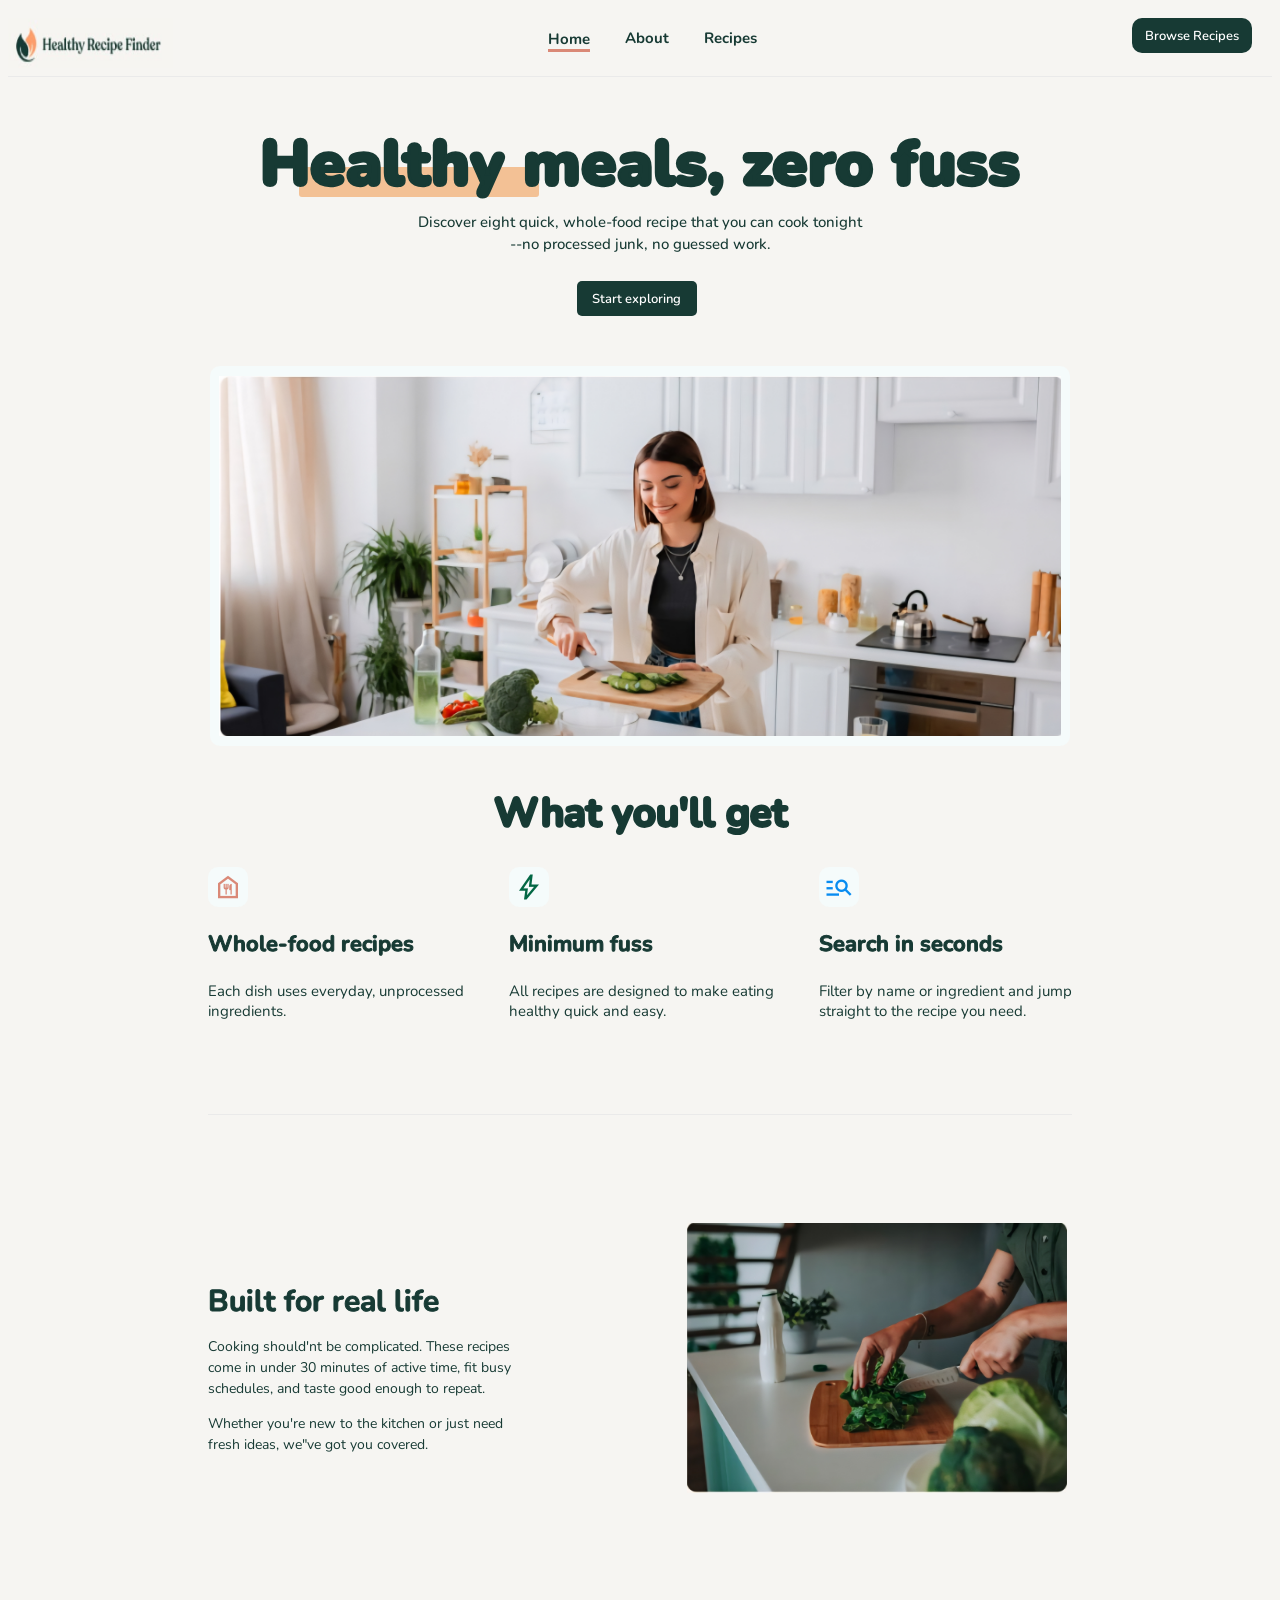
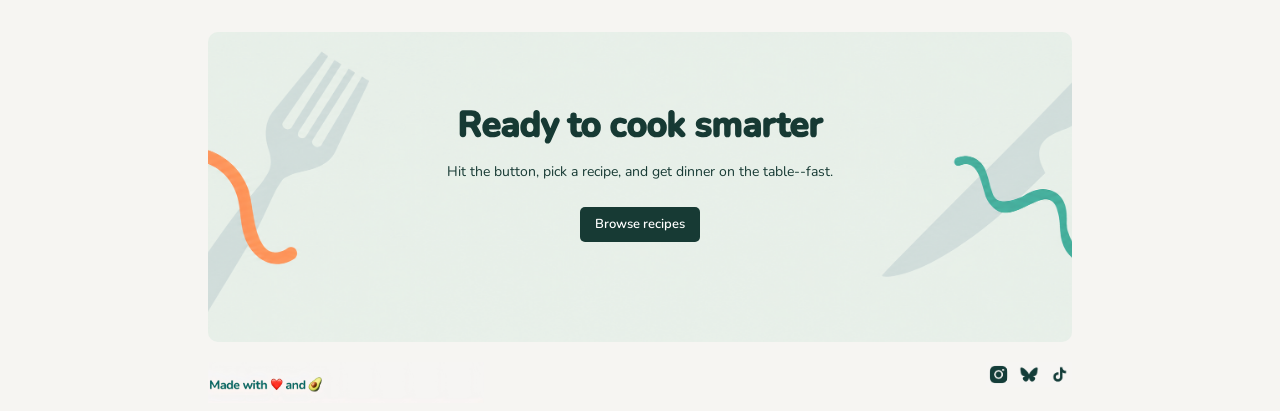
<file: index.html>
<!DOCTYPE html>
<html lang="en">
<head>
    <meta charset="UTF-8">
    <meta name="viewport" content="width=device-width, initial-scale=1.0">
    <title>Recipe Finder Website</title>
    <link rel="stylesheet" href="style.css">
    <script src="script.js" defer></script>
    <link href="https://fonts.googleapis.com/css2?family=Nunito:wght@400;500;600&display=swap" rel="stylesheet">
    <link href="https://fonts.googleapis.com/css2?family=Nunito+Sans:wght@400;600;700;800;900&display=swap" rel="stylesheet">
    <link rel="stylesheet" href="https://fonts.googleapis.com/css2?family=Material+Symbols+Outlined:opsz,wght,FILL,GRAD@24,400,0,0&icon_names=manage_search,bolt,food_bank" />
</head>
<body>
   
    <header>
        <div class="header-section">
            <img src="images/Recipe Logo.png" alt="recipe Logo"
            width="165px"
            height="50px">

            <nav id="links">
            <div class="Home">
             <a href="./index.html">Home</a>
            </div>
            <a href="#">About</a>
            <a href="./Recipes.html">Recipes</a>
            </nav>
            
            <div class="header-button">
                <p>Browse Recipes</p>
            </div>

  

            <input type="checkbox" id="menu-toggle" class="menu-toggle">

          <label for="menu-toggle" class="menu-button" aria-label="Open navigation">
         <span></span>
         <span></span>
         <span></span>
        </label>

       <nav class="navigation">
      <a href="./index.html">Home</a>
      <a href="./Recipes.html">Recipes</a>
      <a href="about.html">About</a>
     </nav>
  

        </div>
        <hr>
    </header>

    
    <main>
        <div class="heading">
            <div class="heading-box"></div>
           <h1>
                Healthy meals, zero fuss
            </h1>
            <p>
                Discover eight quick, whole-food recipe that you can cook tonight <br>
                --no processed junk, no guessed work.
            </p>
        </div>
        <div class="heading-button">
            <p>
                Start exploring
            </p>
        </div>
        <div class="photo-box">
            <img src="images/Homephoto1.jpg" alt="Homephoto1"
            width="98%"
            height="360px">
        </div>
        <div class="second-heading0">
         <h1 class="second-heading">
                What you'll get
            </h1>
        </div>

        <div class="big-box">

            <div class="box1">
                <div class="small-box1">
              <span class="material-symbols-outlined food-bank">
             food_bank
                </span> 
                </div>
                <h3>Whole-food recipes</h3>
                <p>Each dish uses everyday, unprocessed <br> ingredients.</p>

            </div>
            <div class="box2">
                <div class="small-box2">
                <span class="material-symbols-outlined bolt">
                bolt
                </span>
                </div>
                <h3>Minimum fuss</h3>
                <p>All recipes are designed to make eating <br> healthy quick and easy.</p>
            </div>
            <div class="box3">
                <div class="small-box3">
                 <span class="material-symbols-outlined search">
                 manage_search
                </span>
                </div>
                <h3>Search in seconds</h3>
                <p>Filter by name or ingredient and jump<br> straight to the recipe you need.</p>
            </div>
        </div>
        <hr>
        <div class="big-box2">
            <div class="text-box">
                <h3>Built for real life</h3>
                <p>Cooking should'nt be complicated. These recipes come in under 30 minutes of active time, fit busy schedules, and taste good enough to repeat.</p>
                <p>Whether you're new to the kitchen or just need fresh ideas, we"ve got you covered.</p>
            </div>
            <div class="photo-box2">
                <img src="images/Homephoto2.jpg" alt="Homephoto2"
                width="65%"
                height="70%">
            </div>
        </div>
        <div class="big-box3">
            <h3> Ready to cook smarter</h3>
            <p>Hit the button, pick a recipe, and get dinner on the table--fast.</p>
            <div class="main-button">
                <p>Browse recipes</p>
            </div>
        </div>
    </main>
    <footer>
        <img src="images/Homephoto4.jpg" alt="Homephoto4" class="image1"
        width="32%"
        height="27%">
        <img src="images/Homephoto5.png" alt="Homephoto5"
        width="10%"
        height="10%">
    </footer>
</body>
</html>
</file>
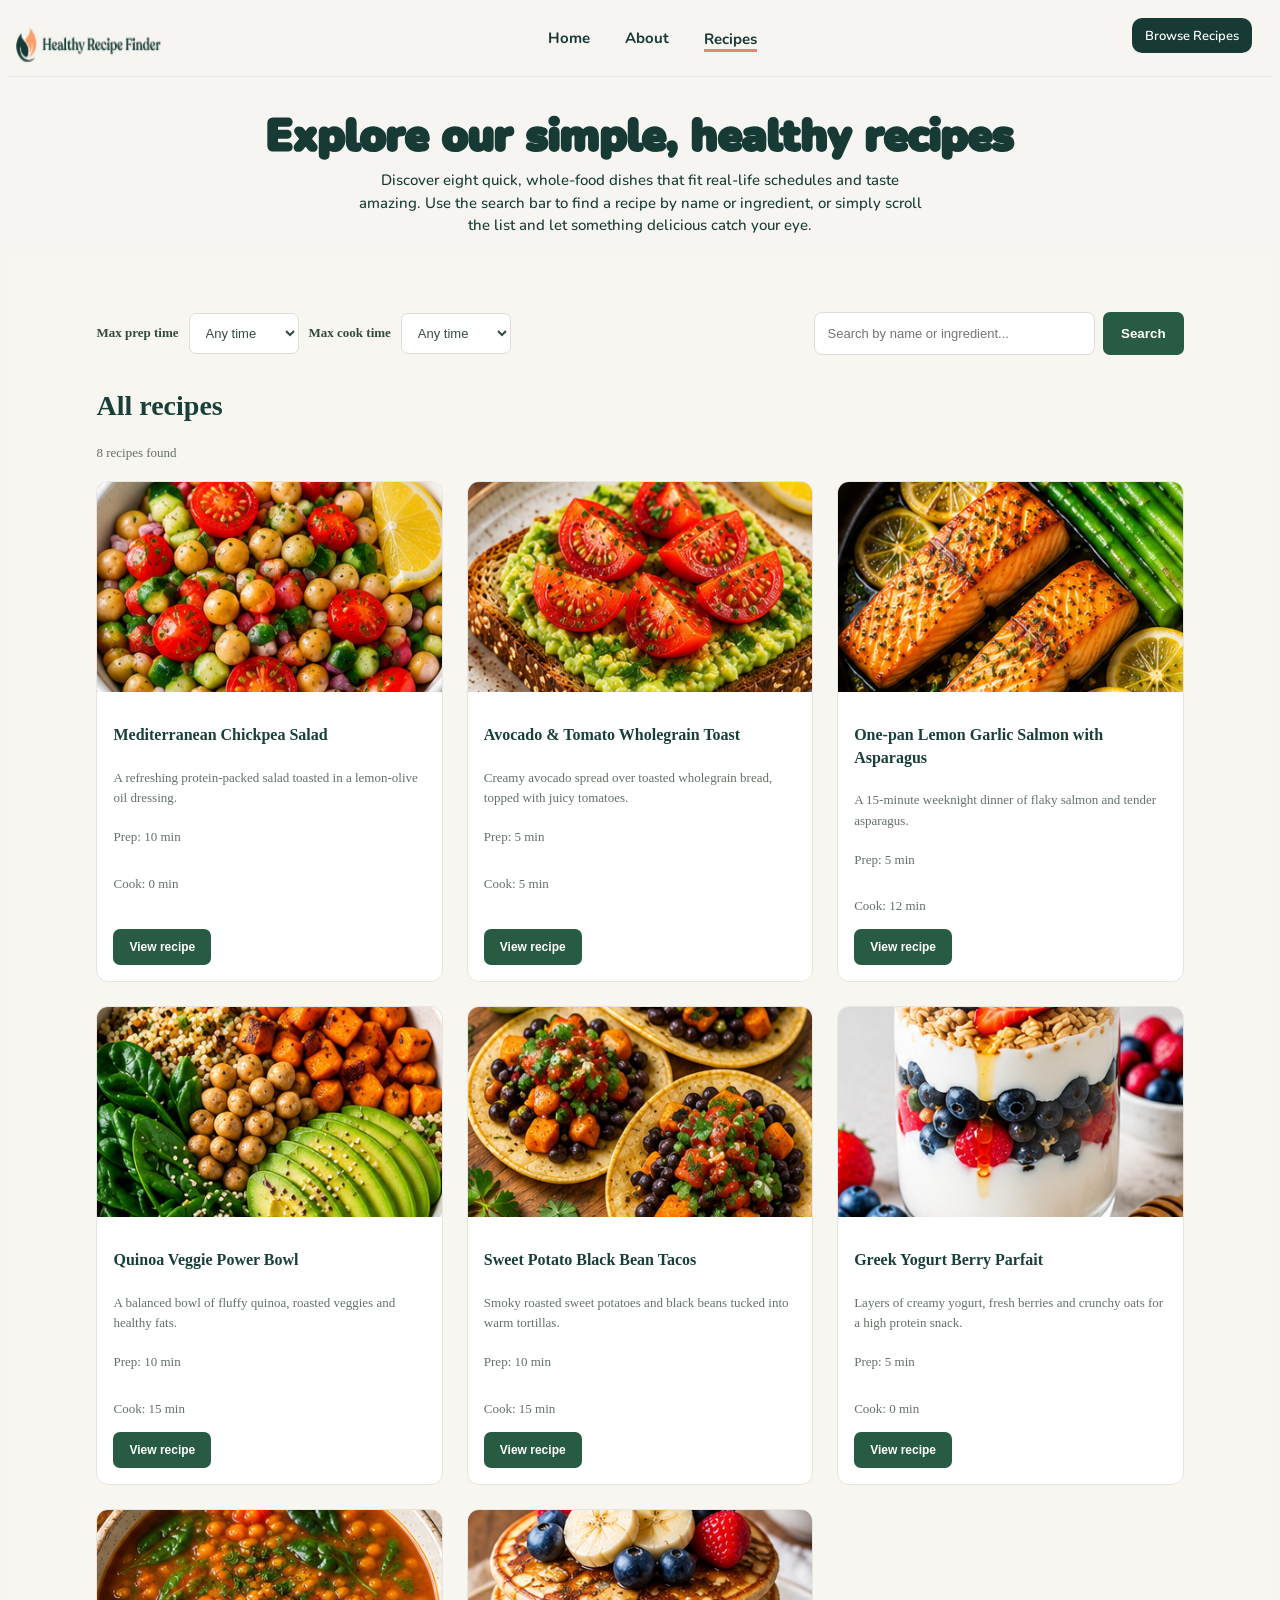
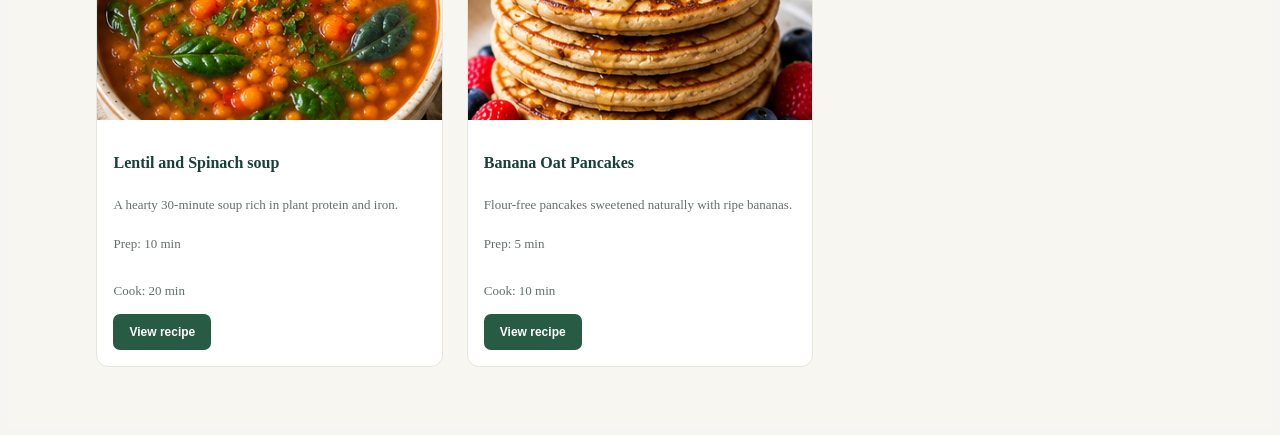
<file: Recipes.html>
<!DOCTYPE html>
<html lang="en">
<head>
    <meta charset="UTF-8">
    <meta name="viewport" content="width=device-width, initial-scale=1.0">
    <link rel="stylesheet" href="style.css">
    <title>Recipes Page</title>
     <link href="https://fonts.googleapis.com/css2?family=Nunito:wght@400;500;600&display=swap" rel="stylesheet">
     <script src="script.js" defer></script>
</head>
<body>
    <header>
        <div class="header-section">
            <img src="images/Recipe Logo.png" alt="recipe Logo"
            width="165px"
            height="50px">

            <nav>
             <a href="./index.html">Home</a>
            <a href="#">About</a>
            <div id="recipes">
            <a href="./Recipes.html">Recipes</a>
            </div>
            </nav>
            
            <div class="header-button">
                <p>Browse Recipes</p>
            </div>

            <input type="checkbox" id="menu-toggle" class="menu-toggle">

          <label for="menu-toggle" class="menu-button" aria-label="Open navigation">
         <span></span>
         <span></span>
         <span></span>
        </label>

       <nav class="navigation">
      <a href="./index.html">Home</a>
      <a href="./Recipes.html">Recipes</a>
      <a href="about.html">About</a>
     </nav>
  
    
        </div>
        <hr>
    </header> 

    <main>
        <div class="heading">
           <h1 id="heading-text">
                Explore our simple, healthy recipes
            </h1>
            <p>
                Discover eight quick, whole-food dishes that fit real-life schedules and taste<br> amazing. Use the search bar to find a recipe by name or ingredient, or simply scroll<br> the list and let something delicious catch your eye.

            </p>
        </div>
        <div class="recipes-page">
        <!-- <div class="recipes-content">
            <h1>Explore our simple, healthy recipes</h1>
            <p class="recipes-description">
                Discover eight quick, whole-food dishes that fit real-life schedules and taste amazing.
                Use the search bar to find a recipe by name or ingredient, or simply scroll the list
                and let something delicious catch your eye.
            </p>
        </div> -->

        <div class="recipe-controls">
            <div class="filters">
                <label for="prep-filter">Max prep time</label>
                <select id="prep-filter">
                    <option value="all">Any time</option>
                    <option value="15">15 minutes</option>
                    <option value="30">30 minutes</option>
                    <option value="45">45 minutes</option>
                </select>

                <label for="cook-filter">Max cook time</label>
                <select id="cook-filter">
                    <option value="all">Any time</option>
                    <option value="15">15 minutes</option>
                    <option value="30">30 minutes</option>
                    <option value="45">45 minutes</option>
                </select>
            </div>

            <form id="search-form" class="search-form">
                <input type="search" id="search-input"
                       placeholder="Search by name or ingredient..."
                       aria-label="Search recipes">
                <button type="submit">Search</button>
            </form>
        </div>

        <div class="section-heading">
            <h2>All recipes</h2>
            <p id="recipe-count">8 recipes found</p>
        </div>

        <div id="recipe-list" class="recipe-grid"></div>
        </div>

    <!-- <section id="about" class="about-section">
        <h2>About Recipe Finder</h2>
        <p>We help you discover meals, explore ingredients and find inspiration for your next dish.</p>
    </section> -->
</main>
<!-- <footer>
    <p>Healthy Recipe Finder · Simple meals, healthier living.</p>
</footer> -->
</body>
</html>
</file>
<file: style.css>
body{
background-color: rgb(246, 245, 242)

}
.header-section{
    padding-top: 10px;
    display:flex;
     justify-content: space-between;
    /* padding-left:20px; */
    padding-right: 20px;
    
}
.header-button,.heading-button,.main-button{
    width:120px;
    height: 35px;
    background-color: rgb(23, 58, 52);
    display: flex;
    justify-content: center;
    align-items: center;
    border-radius: 10px;

}
.header-button p,.heading-button p,.main-button p{
    color:white;
    /* font-family: 'Times New Roman', Times, serif; */
    font-family: 'Nunito',sans-serif; 
    font-size: 13px;
    font-weight: 600;
}
nav{
    padding-top: 10px;
    display: flex;
    justify-content: center;
    gap: 35px;
    font-family: 'Nunito',sans-serif;
}
nav > a{
    color: rgb(23, 58, 52);
    font-size: 15px;
    font-weight: bold;
    font-family: 'Nunito',sans-serif;
    text-decoration: none;
}
.Home > a,#recipes > a{
    color: rgb(23, 58, 52);
    text-decoration-color: rgb(218, 137, 119);
    text-decoration-thickness: 3px;
    font-weight: bold;
    font-family: 'Nunito',sans-serif;
    font-size: 15px;
    text-underline-offset: 5px;
    
}
hr{
    border: 0;
    border-top: 1px solid rgb(234, 234, 234);
}
.heading{
    text-align: center;
    position: relative;


}
.heading-box{
    width:240px;
    height:30px;
    position: absolute;
    background-color: rgb(243, 193, 149);
    left: 23%;
    top: 35%;
    border-radius: 3px;

}

.heading h1{
    text-align:center;
    font-family: 'Nunito',sans-serif;
    font-size: 64px;
    position: relative;
    color: rgb(23, 58, 52);
    font-weight:900;
    /* text-shadow: 0 0 1.9px currentColor; */
    -webkit-text-stroke: 3px;
    margin-bottom: 3px;
    
}
#heading-text{
    font-size: 44px;
}
.heading p{
    color: rgb(23, 58, 52);
    text-align:center;
    font-family: 'Nunito',sans-serif;
    margin-top: 0;
    font-size: 15px;
    font-weight: 500;
    line-height: 1.5;

}
.heading-button{
    border-radius: 5px;
    margin-left: 45%;
    margin-top: 2%;
}
.photo-box{
    width: 68%;
    height: 380px;
    background-color:rgb(245, 251, 251);
    border-radius: 10px;
    display: flex;
    justify-content: center;
    align-items: center;
    margin-left: 16%;
    margin-top: 50px;
}

.second-heading{
    text-align: center;
  font-family: 'Nunito',sans-serif;
  color: rgb(23, 58, 52);
  -webkit-text-stroke: 3px;
  font-size: 40px;
  margin-top: 40px;
    
}
.search{
    color: rgb(8, 140, 241) !important;
    font-size: 30px !important;
}
.bolt{
    color: rgb(3, 103, 68) !important;
    font-size: 30px !important;
}
.food-bank{
    color: rgb(218, 137, 119) !important;
    font-size: 30px !important;
}
.small-box1,.small-box2,.small-box3{
    width:40px;
    height:40px;
    background-color:rgb(245, 251, 251);
    margin-bottom: 20px;
    display: flex;
    justify-content: center;
    align-items: center;
    border-radius: 10px;
   
}
.big-box{
    display: flex;
    justify-content: space-between;
    align-items: left;
     margin-left: 200px;
    margin-right: 200px; 
    padding-bottom: 70px;
}
.box1 h3,.box2 h3,.box3 h3{
    font-family: 'Nunito',sans-serif;
  color: rgb(23, 58, 52);
  -webkit-text-stroke: 1px;
  font-size: 22px;

}
.box1 p,.box2 p,.box3 p{
   font-family: 'Nunito',sans-serif;
  color: rgb(23, 58, 52);
  font-size: 15px; 
}
main hr{
    margin-left: 200px;
    margin-right: 200px; 
    padding-bottom: 100px; 
}
.big-box2{
    display: flex;
    justify-content: space-between;
    align-items:center;
    gap: 160px;
    margin-left: 200px;
    margin-right: 0px;
} 
.text-box{
    width: 100%;
    
}
.text-box h3{
    /* text-align: center; */
  font-family: 'Nunito',sans-serif;
  color: rgb(23, 58, 52);
  -webkit-text-stroke: 1px;
  font-size: 30px;
  margin-bottom: 0;
}
.text-box p{
    text-align: left;
  font-family: 'Nunito',sans-serif;
  color: rgb(23, 58, 52);
  font-size: 14px;
  line-height: 1.5;

}
.big-box2{
    padding-bottom: 100px;
}
.big-box3{
    /* width:90%; */
    height:310px;
    background-image: url("images/Homephoto3.png");
    background-size: cover;
    background-position: center;
    text-align: center;
    margin-left: 200px;
    margin-right: 200px;
    border-radius: 10px;
    margin-bottom: 20px;
}
.big-box3 h3{
    text-align: center;
  font-family: 'Nunito',sans-serif;
  color: rgb(23, 58, 52);
  -webkit-text-stroke: 2px;
  font-size: 35px;
  padding-top: 8%;
  margin-bottom: 0;
}
.big-box3 > p{
    font-family: 'Nunito',sans-serif;
  color: rgb(23, 58, 52);
  font-size: 14px; 
}
.main-button{
    margin-left:43%;
    border-radius: 5px;
    margin-top: 3%;
}
footer{
    display: flex;
    justify-content: space-between;
    margin-left: 200px;
    margin-right: 200px;
}


/* * {
    margin: 0;
    padding: 0;
    box-sizing: border-box;
} */

html {
    scroll-behavior: smooth;
    scroll-padding-top: 20px;
}


.recipes-page {
    padding: 60px 7%;
    background: #f7f6f1;
    min-height: 70vh;
}

.recipes-content {
    max-width: 760px;
    margin: 0 auto 45px;
    text-align: center;
}

.recipes-content h1 {
    color: #183f38;
    font-size: clamp(30px, 3.5vw, 42px);
    line-height: 1.2;
    margin-bottom: 15px;
}

.recipes-description {
    color: #53645e;
    font-size: 15px;
    line-height: 1.8;
}

.recipe-controls {
    display: flex;
    justify-content: space-between;
    align-items: center;
    gap: 20px;
    margin-bottom: 35px;
    width: 100%;
}

.filters {
    display: flex;
    align-items: center;
    flex-wrap: wrap;
    gap: 10px;
    min-width: 0;
}

.filters label {
    color: #344a40;
    font-size: 13px;
    font-weight: 600;
}

.filters select {
    min-width: 105px;
    max-width: 100%;
    padding: 11px 12px;
    background: #fff;
    border: 1px solid #deded6;
    border-radius: 7px;
    color: #344a40;
    font-size: 13px;
}

.search-form {
    display: flex;
    flex: 0 1 370px;
    min-width: 0;
    gap: 8px;
    margin: 0;
}

.search-form input {
    flex: 1;
    width: 100%;
    min-width: 0;
    padding: 13px;
    border: 1px solid #deded6;
    border-radius: 8px;
    background: #fff;
    font-size: 13px;
}

.search-form button,
.recipe-info button {
    background: #285b43;
    color: #fff;
    border: none;
    border-radius: 7px;
    padding: 12px 18px;
    font-weight: 600;
    cursor: pointer;
}

.search-form button:hover,
.recipe-info button:hover {
    background: #19432f;
}

.section-heading {
    margin-bottom: 20px;
}

.section-heading h2 {
    font-size: 28px;
    color: #183f38;
}

.section-heading p {
    color: #647168;
    font-size: 13px;
}

.recipe-grid {
    display: grid;
    grid-template-columns: repeat(3, minmax(0, 1fr));
    align-items: stretch;
    gap: 24px;
    width: 100%;
}

.recipe-card {
    display: flex;
    flex-direction: column;
    min-width: 0;
    background: #fff;
    border: 1px solid #e7e5df;
    border-radius: 12px;
    overflow: hidden;
}

.recipe-card > img {
    width: 100%;
    height: 210px;
    flex-shrink: 0;
    object-fit: cover;
    object-position: center;
}

.recipe-info {
    display: flex;
    flex-direction: column;
    align-items: flex-start;
    flex: 1;
    padding: 16px;
}

.recipe-info h3 {
    width: 100%;
    font-size: 16px;
    line-height: 1.4;
    margin-bottom: 8px;
    color: #183f38;
}

.recipe-info p {
    width: 100%;
    color: #647168;
    font-size: 13px;
    line-height: 1.6;
}

.recipe-info p:nth-of-type(2) {
    margin-top: 5px;
}

.recipe-info button {
    margin-top: auto;
    padding: 11px 16px;
    font-size: 12px;
    align-self: flex-start;
}

.recipe-info p:nth-of-type(3) {
    margin-bottom: 12px;
}

.no-results {
    grid-column: 1 / -1;
    color: #647168;
    padding: 25px 0;
}

.about-section {
    padding: 45px 7%;
    background: #e7eee8;
    text-align: center;
}

.about-section h2 {
    margin-bottom: 12px;
}

.about-section p {
    color: #53645e;
}

.menu-toggle {
    display: none;
}

.menu-button {
    display:none;

}
     

.menu-button span {
    display:none;
    
}

.navigation {
    display: none;
    
}

.menu-toggle:checked ~ .navigation {
    display:none;
}

.navigation a {
    color: darkslategray;
    display:none;
    padding: 10px;
    text-align: center;
    text-decoration: none;
}

.navigation a:hover {
    background-color: honeydew;
    color: green;
}




/* footer {
    padding: 22px;
    text-align: center;
    background: #fff;
    border-top: 1px solid #e6e5df;
    color: #647168;
    font-size: 13px;
} */

    /* ###########TABLETS############### */

@media (min-width: 601px) and (max-width: 1024px) {

    .recipes-page {
        padding: 45px 5%;
    }

    .recipes-content {
        margin-bottom: 30px;
    }

    .recipes-content h1 {
        font-size: 32px;
    }

    .recipes-description {
        font-size: 14px;
    }

    .recipe-controls {
        gap: 18px;
        margin-bottom: 28px;
    }

    .filters {
        display: grid;
        grid-template-columns: auto minmax(0, 1fr);
        align-items: center;
        gap: 10px;
    }

    .filters select {
        width: 100%;
        min-width: 0;
    }

    .search-form input {
        padding: 12px;
    }

    .search-form button {
        padding: 12px 15px;
    }

    .section-heading h2 {
        font-size: 25px;
    }

    .recipe-grid {
        grid-template-columns: repeat(2, minmax(0, 1fr));
        gap: 14px;
    }

    .recipe-card > img {
        height: 160px;
    }

    .recipe-info {
        padding: 11px;
    }

    .recipe-info h3 {
        font-size: 14px;
    }

    .recipe-info p {
        font-size: 12px;
    }

    .recipe-info button {
        padding: 10px 12px;
        font-size: 12px;
    }

    .about-section {
        padding: 35px 5%;
    }

    .menu-toggle {
    display: none;

    }
    .menu-button {
    display:flex;
    flex-direction: column;
    gap: 5px;
    cursor: pointer;
    padding: 5px;
   }

    .menu-button span {
    display: block;
    width: 25px;
    height: 3px;
    background-color: darkgreen;
    border-radius: 3px;
 }

    .navigation {
        display: none;
        flex-direction: column;
        width: 100%;
        gap: 8px;
        margin-top: 15px;
    }

    .menu-toggle:checked ~ .navigation {
        display: flex;
    }

    .navigation a {
        color: darkslategray;
        display: block;
        padding: 10px;
        text-align: center;
        text-decoration: none;
    }

    .navigation a:hover {
        background-color: honeydew;
        color: green;
    }
    nav{
        display: none;
    }
    .header-button{
        display: none;
    }

 .heading h1{
    text-align:left;
    font-size: 56px;
    margin-left: 10px;
    
 }
    .heading p{
        text-align:left;
        font-size: 14px;
    margin-left: 10px;
    }

    .heading-button{
    margin-left: 10px;
 }

    .heading-box{
    left: 1%;
    top: 35px;
    width: 205px;
    margin-left:4px;
 }

    .photo-box{
    width: 99%;
    height: 340px;
    margin-left: 5px; 
    margin-right: 10px;
 }

 .photo-box2{
    width: 99%;
 }
 .photo-box2 img{
    width: 98%;
 }


 .second-heading{
  text-align: left;
  font-size: 30px;
  margin-top: 40px;
  margin-left: 10px;
    
}
  
    .big-box{
        display: flex;
        flex-direction: column;
        justify-content:space-between;
        margin-left: 10px;
        margin-right: 10px; 
        padding-bottom: 50px;
    }
    .box1 h3,.box2 h3,.box3 h3{
    font-size: 20px;
    }
    .box1 p,.box2 p,.box3 p{
    font-size: 15px; 
    }
    main hr{
        margin-left: 10px;
        margin-right:10px;
        padding-bottom: 30px;
    }

    .big-box2{
    display: flex;
    flex-direction: column;
    justify-content: space-between;
    /* align-items:center; */
    gap: 20px;
    margin-left: 10px;
    margin-right: 0px;
    padding-bottom: 30px;

    }

    .big-box3{
    margin-left: 10px;
    margin-right: 10px;
    margin-bottom: 30px;
    
    }

    main-button{
        margin-left: 40%;
    }

    footer{
    display: flex;
    justify-content: space-between;
    margin-left: 10px;
    margin-right: 10px;

    }
    footer img{
        width: 15%;
        height: 20%;
    }
   .image1{
    width: 40%;
    height: 40%;
   }

}



/* ###########MOBILE############### */

@media (max-width: 600px) {


    .recipes-content h1 {
        font-size: 29px;
    }

    .recipe-grid {
        grid-template-columns: 1fr;
        gap: 20px;
    }

    .recipe-card > img {
        height: 220px;
    }

    .recipe-info {
        padding: 15px;
    }

    .recipe-info h3 {
        font-size: 16px;
    }

    .recipe-info p {
        font-size: 13px;
    }

    .recipe-info button {
        margin-top: 12px;
    }

    .search-form {
        flex-direction: column;
    }

    .search-form button {
        width: 100%;
    }

    .filters {
        grid-template-columns: minmax(0, 1fr);
        gap: 7px;
    }

    .filters label:not(:first-child) {
        margin-top: 8px;
    }

    .filters select {
        padding: 12px;
    }

    /* footer {
        padding: 20px 12px;
    } */
    .menu-toggle {
    display: none;

    }
    .menu-button {
    display:flex;
    flex-direction: column;
    gap: 5px;
    cursor: pointer;
    padding: 5px;
   }

    .menu-button span {
    display: block;
    width: 25px;
    height: 3px;
    background-color: darkgreen;
    border-radius: 3px;
 }

    .navigation {
        display: none;
        flex-direction: column;
        width: 100%;
        gap: 8px;
        margin-top: 15px;
    }

    .menu-toggle:checked ~ .navigation {
        display: flex;
    }

    .navigation a {
        color: darkslategray;
        display: block;
        padding: 10px;
        text-align: center;
        text-decoration: none;
    }

    .navigation a:hover {
        background-color: honeydew;
        color: green;
    }
    nav{
        display: none;
    }
    .header-button{
        display: none;
    }

    .heading h1{
    text-align:left;
    font-size: 50px;
    margin-left: 10px;
    
 }
    .heading p{
        text-align:left;
        font-size: 20px;
    margin-left: 10px;
    }

    .heading-button{
    margin-left: 10px;
 }

    .heading-box{
    left: 1%;
    top: 35px;
    width: 185px;
    margin-left:4px;
 }

    .photo-box{
    width: 99%;
    height: 300px;
    margin-left:5px; 
    margin-right: 10px;
 }
 
 .photo-box img{
    height: 280px;
 }

 .photo-box2{
    width: 99%;
 }
 .photo-box2 img{
    width: 98%;
 }

 .second-heading{
  text-align: left;
  font-size: 30px;
  margin-top: 40px;
  margin-left: 10px;
    
}
  
    .big-box{
        display: flex;
        flex-direction: column;
        justify-content:space-between;
        margin-left: 10px;
        margin-right: 10px; 
        padding-bottom: 50px;
    }
    .box1 h3,.box2 h3,.box3 h3{
    font-size: 20px;
    }
    .box1 p,.box2 p,.box3 p{
    font-size: 15px; 
    }
    main hr{
        margin-left: 10px;
        margin-right:10px;
        padding-bottom: 30px;
    }

    .big-box2{
    display: flex;
    flex-direction: column;
    justify-content: space-between;
    /* align-items:center; */
    gap: 20px;
    margin-left: 10px;
    margin-right: 0px;
    padding-bottom: 30px;

    }

    .big-box3{
    margin-left: 10px;
    margin-right: 10px;
    margin-bottom: 30px;
    }

    .main-button{
        margin-left: 30%;
    }

    footer{
    display: flex;
    justify-content: space-between;
    margin-left: 10px;
    margin-right: 10px;

    }
    footer img{
        width: 15%;
        height: 20%;
    }
   .image1{
    width: 50%;
    height: 50%;
   }


}
</file>
